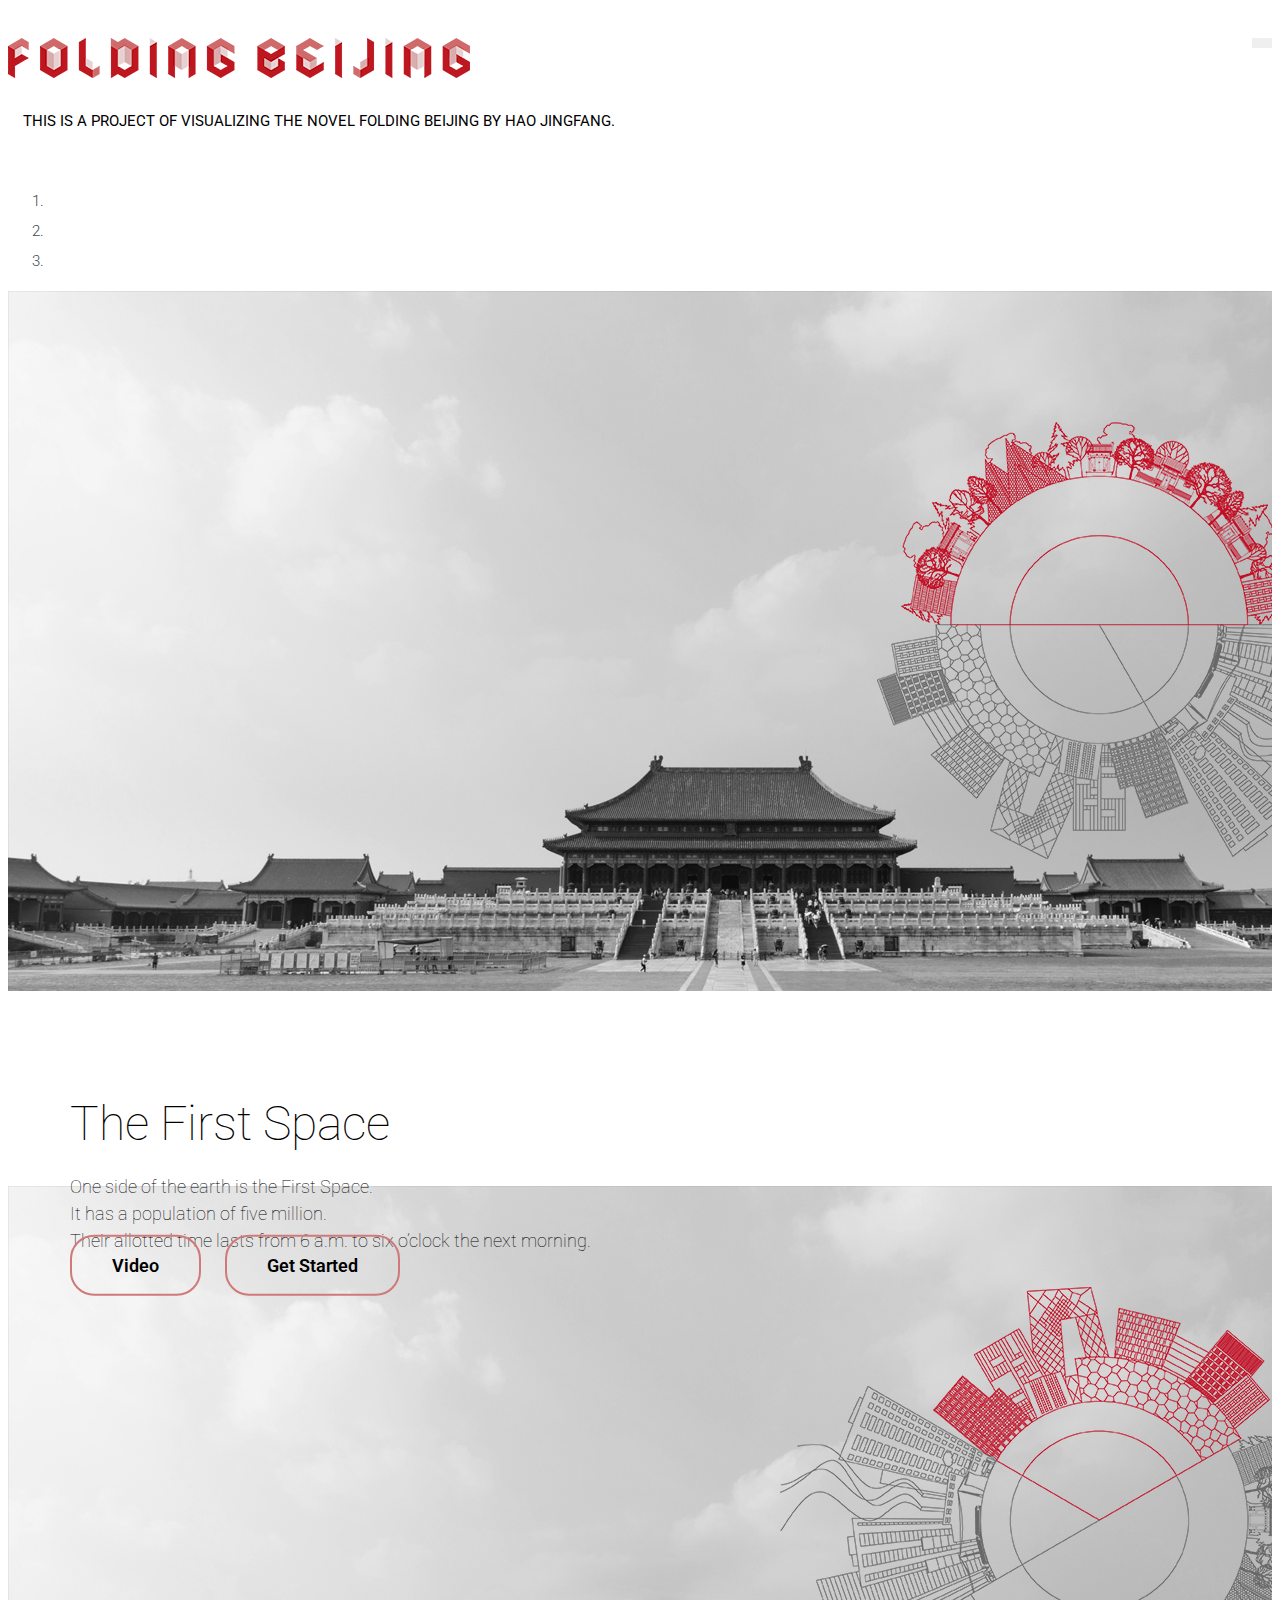
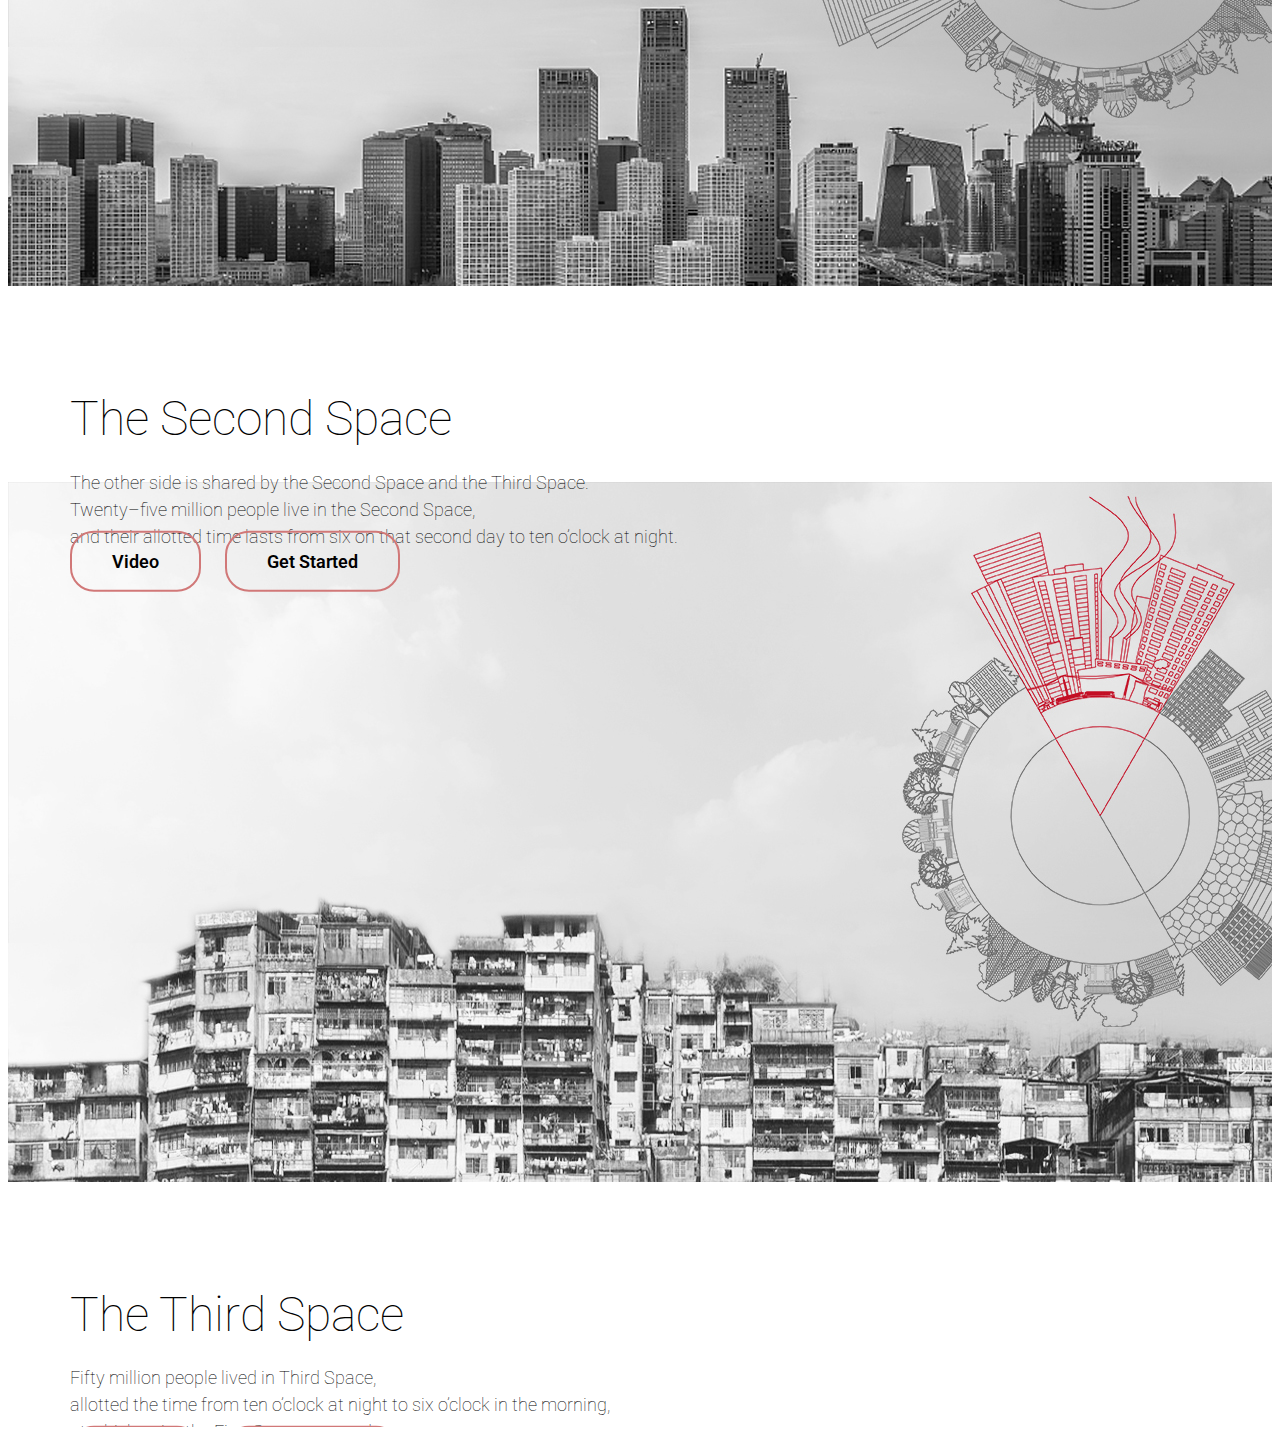
<file: index.html>
<!DOCTYPE html>
<html>
<head>
    <meta charset="utf-8">
    <meta http-equiv="X-UA-Compatible" content="IE=edge">
    <meta name="viewport" content="width=device-width, initial-scale=1">
    <!-- The above 3 meta tags *must* come first in the head; any other head content must come *after* these tags -->
    <title>Folding Beijing</title>
    <!-- web-fonts -->
    <link href='https://fonts.googleapis.com/css?family=Roboto:100,300,400,700,500' rel='stylesheet' type='text/css'>
    <link href='https://fonts.googleapis.com/css?family=Montserrat:400,700' rel='stylesheet' type='text/css'>
    <!-- off-canvas -->
    <link href="css/mobile-menu.css" rel="stylesheet">
    <!-- font-awesome -->
    <link href="https://maxcdn.bootstrapcdn.com/font-awesome/4.6.3/css/font-awesome.min.css" rel="stylesheet">    
    <!-- Flat Icon -->
    <link href="fonts/flaticon/flaticon.css" rel="stylesheet">
    <!-- Bootstrap -->
    <link rel="stylesheet" href="https://maxcdn.bootstrapcdn.com/bootstrap/3.3.6/css/bootstrap.min.css"
          integrity="sha384-1q8mTJOASx8j1Au+a5WDVnPi2lkFfwwEAa8hDDdjZlpLegxhjVME1fgjWPGmkzs7" crossorigin="anonymous">
    <!-- Style CSS -->
    <link href="css/style.css" rel="stylesheet">

    <!-- HTML5 shim and Respond.js for IE8 support of HTML5 elements and media queries -->
    <!-- WARNING: Respond.js doesn't work if you view the page via file:// -->
    <!--[if lt IE 9]>
    <script src="https://oss.maxcdn.com/html5shiv/3.7.2/html5shiv.min.js"></script>
    <script src="https://oss.maxcdn.com/respond/1.4.2/respond.min.js"></script>
    <![endif]-->
</head>
<body>
<div id="main-wrapper">
<!-- Page Preloader -->
<div id="preloader">
    <div id="status">
        <div class="status-mes"></div>
    </div>
</div>

<div class="uc-mobile-menu-pusher">

<div class="content-wrapper">
<!-- Header Top -->
<div class="header-top visible-md visible-lg">
    <div class="container">
        <div class="row">
            <div class="col-sm-12 col-md-4">
                <ul class="social-icon">
                <!--<li><a href="" class="fa fa-facebook" aria-hidden="true"> </a></li>
                <li><a href="" class="fa fa-twitter" aria-hidden="true"> </a></li>
                <li><a href="" class="fa fa-pinterest-p" aria-hidden="true"> </a></li>
                <li><a href="" class="fa fa-google-plus" aria-hidden="true"> </a></li>
                <li><a href="" class="fa fa-linkedin" aria-hidden="true"> </a></li> -->
                    
                </ul>
            </div>

            <div class="col-sm-12 col-md-8">
                <ul class="top-contact pull-right">
                	<a href="mailto:2571497402@qq.com">
                    <li class="email"><i class="fa fa-envelope" aria-hidden="true"></i> Zhang Qiao</li></a>
                    <a href="mailto:707747792@qq.com">             
                    <li class="email"><i class="fa fa-envelope" aria-hidden="true"></i>
                    Liu Huilin</li></a>
                  
                    <!--<li class="get-a-quote"><a href="#" title="">Get a Quote</a></li>-->
                </ul>
            </div>
        </div>
    </div>
</div> 
<!-- .navbar-top -->
<nav class="navbar m-menu navbar-default">
    <div class="container">
        <!-- Brand and toggle get grouped for better mobile display -->
        <div class="navbar-header">
            <button type="button" class="navbar-toggle collapsed" data-toggle="collapse"
                    data-target="#navbar-collapse-1">
                <span class="sr-only">Toggle navigation</span>
                <span class="icon-bar"></span>
                <span class="icon-bar"></span>
                <span class="icon-bar"></span>
            </button>
            <a class="navbar-brand"><img src="img/logo2.png" alt=""></a>
        </div>


        <!-- Collect the nav links, forms, and other content for toggling -->
        <div class="collapse navbar-collapse" id="#navbar-collapse-1">
            <ul class="nav navbar-nav navbar-right main-nav">
                <li><p>This is a project of visualizing the Novel Folding Beijing by HAO JINGFANG.</p></li>
               <!-- <li><a href="about.html">About</a></li>
                <li><a href="services.html">Services</a></li>
                <li><a href="contact.html">Contact</a></li>
                 <li class="dropdown dropdown-toggle"><a href="#" data-toggle="dropdown">Dropdown <span><i class="fa fa-angle-down"></i></span></a>
                    <ul class="dropdown-menu">
                            <li><a href="#">Awesome Features</a></li>
                            <li><a href="#">Clean Interface</a></li>
                            <li><a href="#">Available Possibilities</a></li>
                            <li><a href="#">Responsive Design</a></li>
                            <li><a href="#">Pixel Perfect Graphics</a></li>
                    </ul>
                </li> -->
            </ul>

        </div>
        <!-- .navbar-collapse -->
    </div>
    <!-- .container -->
</nav>
<!-- .nav -->

<div id="my-carousel" class="carousel slide hero-slide hidden-xs" data-ride="carousel">
    <!-- Indicators -->
    <ol class="carousel-indicators">
        <li data-target="#my-carousel" data-slide-to="0" class="active"></li>
        <li data-target="#my-carousel" data-slide-to="1"></li>
        <li data-target="#my-carousel" data-slide-to="2"></li>
    </ol>

    <!-- Wrapper for slides -->
    <div class="carousel-inner" role="listbox">
        <div class="item active">
            <img src="img/hero-slide-A.jpg" alt="Hero Slide">

            <div class="carousel-caption">
                <h1>The First Space</h1>

                <p>One side of the earth is the First Space.<br>
                It has a population of five million. <br>Their allotted time lasts from 6 a.m. to six o’clock the next morning.</p>
                <a href="video1.html" class="btn orange-border">Video</a>

                <a href="1.html" class="btn orange-border">Get Started</a>
                

            </div>
        </div>
        <div class="item">
            <img src="img/hero-slide-B.jpg" alt="...">

            <div class="carousel-caption">
                <h1>The Second Space</h1>

                <p>The other side is shared by the Second Space and the Third Space.<br>Twenty–five million people live in the Second Space, <br>and their allotted time lasts from six on that second day to ten o’clock at night.
                </p>
                <a href="video2.html" class="btn orange-border">Video</a>

                <a href="2.html" class="btn orange-border">Get Started</a>
                
            </div>
        </div>
        <div class="item">
            <img src="img/hero-slide-C.jpg" alt="...">

            <div class="carousel-caption">
                <h1>The Third Space</h1>

                <p>Fifty million people lived in Third Space,<br>allotted the time from ten o’clock at night to six o’clock in the morning,<br>at which point the First Space returned.</p>
                <a href="video3.html" class="btn orange-border">Video</a>

                <a href="3.html" class="btn orange-border">Get Started</a>
                
            </div>
        </div>
    </div>

    <!-- Controls -->
    <a class="left carousel-control" href="#my-carousel" role="button" data-slide="prev">
        <i class="fa fa-angle-left" aria-hidden="true"></i>
        <span class="sr-only">Previous</span>
    </a>
    <a class="right carousel-control" href="#my-carousel" role="button" data-slide="next">
        <i class="fa fa-angle-right" aria-hidden="true"></i>
        <span class="sr-only">Next</span>
    </a>
</div>
<!-- #my-carousel-->


<div class="uc-mobile-menu uc-mobile-menu-effect">
    <button type="button" class="close" aria-hidden="true" data-toggle="offcanvas"
            id="uc-mobile-menu-close-btn">&times;</button>
   <!-- <div>
        <div>
            <ul id="menu">
                <li><a href="index.html">Home</a></li>
                <li><a href="about.html">About</a></li>
                <li><a href="services.html">Services</a></li>
                <li><a href="contact.html">Contact</a></li>
            </ul>
        </div>
    </div>-->
</div>
<!-- .uc-mobile-menu -->

</div>
<!-- #main-wrapper -->


<!-- Script -->
<script src="js/jquery-2.1.4.min.js"></script>
<script src="https://maxcdn.bootstrapcdn.com/bootstrap/3.3.6/js/bootstrap.min.js"
        integrity="sha384-0mSbJDEHialfmuBBQP6A4Qrprq5OVfW37PRR3j5ELqxss1yVqOtnepnHVP9aJ7xS"
        crossorigin="anonymous"></script>
<script src="js/smoothscroll.js"></script>
<script src="js/mobile-menu.js"></script>
<script src="js/scripts.js"></script>
</div>
		<a style="font-size:0; height:0; width:0; opacity:0; position:absolute" target="_blank" href="https://www.uicookies.com">Bootstrap Templates by uiCookies</a>
</div>
</body>
</html>
</file>
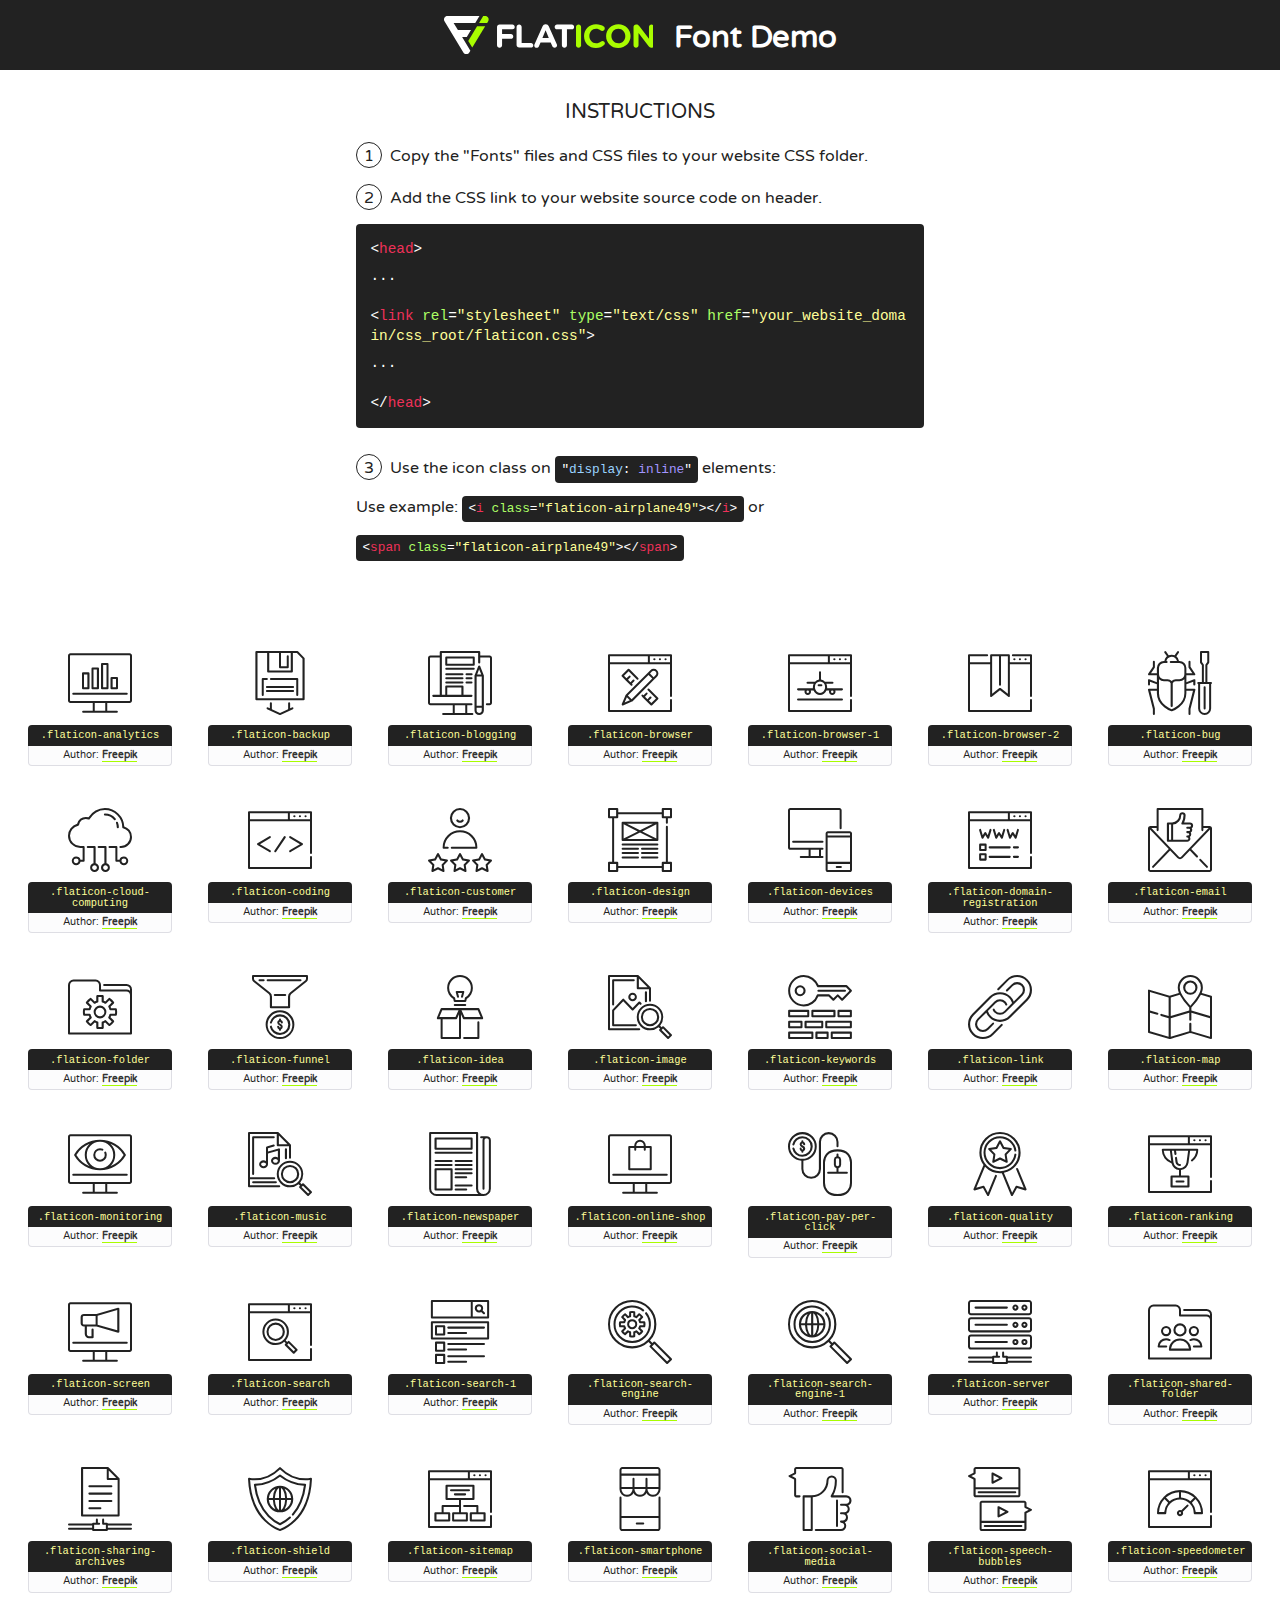
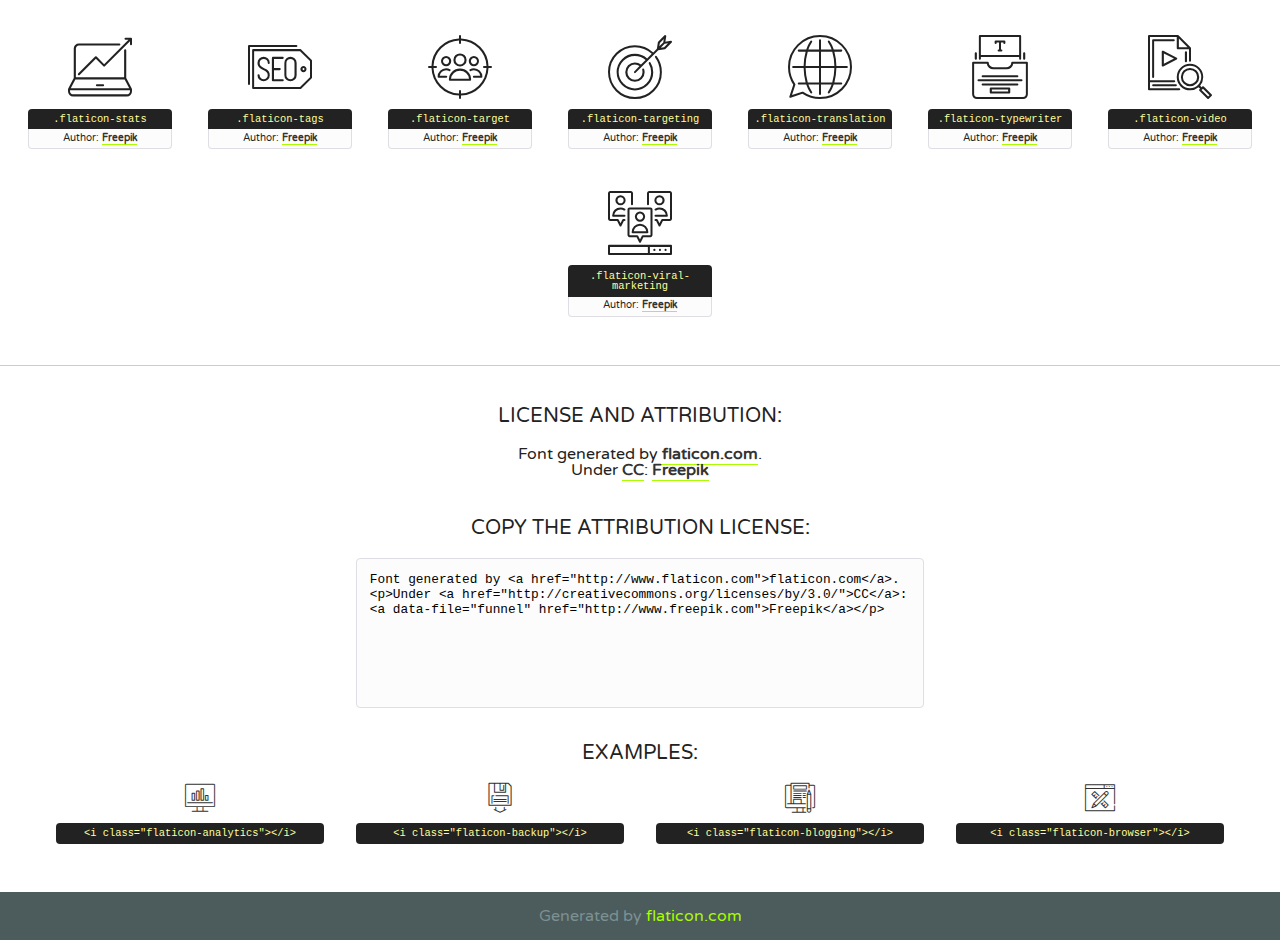
<file: fonts/flaticon/flaticon.html>
<!DOCTYPE html>
<!--
  Flaticon icon font: Flaticon
  Creation date: 22/06/2016 15:31
-->
<html>
<!DOCTYPE html>
<html>

<head>
    <title>Flaticon WebFont</title>
    <link href="http://fonts.googleapis.com/css?family=Varela+Round" rel="stylesheet" type="text/css" />
    <link rel="stylesheet" type="text/css" href="flaticon.css">
    <meta charset="UTF-8">
    <style>
    html, body, div, span, applet, object, iframe,
    h1, h2, h3, h4, h5, h6, p, blockquote, pre,
    a, abbr, acronym, address, big, cite, code,
    del, dfn, em, img, ins, kbd, q, s, samp,
    small, strike, strong, sub, sup, tt, var,
    b, u, i, center,
    dl, dt, dd, ol, ul, li,
    fieldset, form, label, legend,
    table, caption, tbody, tfoot, thead, tr, th, td,
    article, aside, canvas, details, embed, 
    figure, figcaption, footer, header, hgroup, 
    menu, nav, output, ruby, section, summary,
    time, mark, audio, video {
        margin: 0;
        padding: 0;
        border: 0;
        font-size: 100%;
        font: inherit;
        vertical-align: baseline;
    }
    /* HTML5 display-role reset for older browsers */
    article, aside, details, figcaption, figure, 
    footer, header, hgroup, menu, nav, section {
        display: block;
    }
    body {
        line-height: 1;
    }
    ol, ul {
        list-style: none;
    }
    blockquote, q {
        quotes: none;
    }
    blockquote:before, blockquote:after,
    q:before, q:after {
        content: '';
        content: none;
    }
    table {
        border-collapse: collapse;
        border-spacing: 0;
    }
    body {
        font-family: 'Varela Round', Helvetica, Arial, sans-serif;
        font-size: 16px;
        color: #222;
    }
    a {
        color: #333;
        border-bottom: 1px solid #a9fd00;
        font-weight: bold;
        text-decoration: none;
    }
    * {
        -moz-box-sizing: border-box;
        -webkit-box-sizing: border-box;
        box-sizing: border-box;
        margin: 0;
        padding: 0;
    }
    [class^="flaticon-"]:before, [class*=" flaticon-"]:before, [class^="flaticon-"]:after, [class*=" flaticon-"]:after {
        font-family: Flaticon;
        font-size: 30px;
        font-style: normal;
        margin-left: 20px;
        color: #333;
    }
    .wrapper {
        max-width: 600px;
        margin: auto;
        padding: 0 1em;
    }
    .title {
        font-size: 1.25em;
        text-align: center;
        margin-bottom: 1em;
        text-transform: uppercase;
    }
    header {
        text-align: center;
        background-color: #222;
        color: #fff;
        padding: 1em;
    }
    header .logo {
        width: 210px;
        height: 38px;
        display: inline-block;
        vertical-align: middle;
        margin-right: 1em;
        border: none;
    }
    header strong {
        font-size: 1.95em;
        font-weight: bold;
        vertical-align: middle;
        margin-top: 5px;
        display: inline-block;
    }
    .demo {
        margin: 2em auto;
        line-height: 1.25em;
    }
    .demo ul li {
        margin-bottom: 1em;
    }
    .demo ul li .num {
        color: #222;
        border-radius: 20px;
        display: inline-block;
        width: 26px;
        padding: 3px;
        height: 26px;
        text-align: center;
        margin-right: 0.5em;
        border: 1px solid #222;
    }
    .demo ul li code {
        background-color: #222;
        border-radius: 4px;
        padding: 0.25em 0.5em;
        display: inline-block;
        color: #fff;
        font-family: Consolas,Monaco,Lucida Console,Liberation Mono,DejaVu Sans Mono,Bitstream Vera Sans Mono,Courier New, monospace;
        font-weight: lighter;
        margin-top: 1em;
        font-size: 0.8em;
        word-break: break-all;
    }
    .demo ul li code.big {
        padding: 1em;
        font-size: 0.9em;
    }
    .demo ul li code .red {
        color: #EF3159;
    }
    .demo ul li code .green {
        color: #ACFF65;
    }
    .demo ul li code .yellow {
        color: #FFFF99;
    }
    .demo ul li code .blue {
        color: #99D3FF;
    }
    .demo ul li code .purple {
        color: #A295FF;
    }
    .demo ul li code .dots {
        margin-top: 0.5em;
        display: block;
    }
    #glyphs {
        border-bottom: 1px solid #ccc;
        padding: 2em 0;
        text-align: center;
    }
    .glyph {
        display: inline-block;
        width: 9em;
        margin: 1em;
        text-align: center;
        vertical-align: top;
        background: #FFF;
    }
    .glyph .glyph-icon {
        padding: 10px;
        display: block;
        font-family:"Flaticon";
        font-size: 64px;
        line-height: 1;
    }
    .glyph .glyph-icon:before {
        font-size: 64px;
        color: #222;
        margin-left: 0;
    }
    .class-name {
        font-size: 0.65em;
        background-color: #222;
        color: #fff;
        border-radius: 4px 4px 0 0;
        padding: 0.5em;
        color: #FFFF99;
        font-family: Consolas,Monaco,Lucida Console,Liberation Mono,DejaVu Sans Mono,Bitstream Vera Sans Mono,Courier New, monospace;
    }
    .author-name {
        font-size: 0.6em;
        background-color: #fcfcfd;
        border: 1px solid #DEDEE4;
        border-top: 0;
        border-radius: 0 0 4px 4px;
        padding: 0.5em;
    }
    .class-name:last-child {
        font-size: 10px;
        color:#888;
    }
    .class-name:last-child a {
        font-size: 10px;
        color:#555;
    }
    .class-name:last-child a:hover {
        color:#a9fd00;
    }
    .glyph > input {
        display: block;
        width: 100px;
        margin: 5px auto;
        text-align: center;
        font-size: 12px;
        cursor: text;
    }
    .glyph > input.icon-input {
        font-family:"Flaticon";
        font-size: 16px;
        margin-bottom: 10px;
    }
    .attribution .title {
        margin-top: 2em;
    }
    .attribution textarea {
        background-color: #fcfcfd;
        padding: 1em;
        border: none;
        box-shadow: none;
        border: 1px solid #DEDEE4;
        border-radius: 4px;
        resize: none;
        width: 100%;
        height: 150px;
        font-size: 0.8em;
        font-family: Consolas,Monaco,Lucida Console,Liberation Mono,DejaVu Sans Mono,Bitstream Vera Sans Mono,Courier New, monospace;
        -webkit-appearance: none;
    }
    .iconsuse {
        margin: 2em auto;
        text-align: center;
        max-width: 1200px;
    }
    .iconsuse:after {
        content: '';
        display: table;
        clear: both;
    }
    .iconsuse .image {
        float: left;
        width: 25%;
        padding: 0 1em;
    }
    .iconsuse .image p {
        margin-bottom: 1em;
    }
    .iconsuse .image span {
        display: block;
        font-size: 0.65em;
        background-color: #222;
        color: #fff;
        border-radius: 4px;
        padding: 0.5em;
        color: #FFFF99;
        margin-top: 1em;
        font-family: Consolas,Monaco,Lucida Console,Liberation Mono,DejaVu Sans Mono,Bitstream Vera Sans Mono,Courier New, monospace;
    }
    #footer {
        text-align: center;
        background-color: #4C5B5C;
        color: #7c9192;
        padding: 1em;
    }
    #footer a {
        border: none;
        color: #a9fd00;
        font-weight: normal;
    }
    @media (max-width: 960px) {
        .iconsuse .image {
            width: 50%;
        }
    }
    @media (max-width: 560px) {
        .iconsuse .image {
            width: 100%;
        }
    }
    </style>
</head>

<body class="characters-off">

    <header>
        <a href="http://www.flaticon.com" target="_blank" class="logo">
            <svg version="1.1" xmlns="http://www.w3.org/2000/svg" xmlns:xlink="http://www.w3.org/1999/xlink" xmlns:a="http://ns.adobe.com/AdobeSVGViewerExtensions/3.0/" viewBox="0 0 560.875 102.036" enable-background="new 0 0 560.875 102.036" xml:space="preserve">
                <defs>
                </defs>
                <g>
                    <g class="letters">
                        <path fill="#ffffff" d="M141.596,29.675c0-3.777,2.985-6.767,6.764-6.767h34.438c3.426,0,6.15,2.728,6.15,6.15
                        c0,3.43-2.724,6.149-6.15,6.149h-27.674v13.091h23.719c3.429,0,6.151,2.724,6.151,6.15c0,3.43-2.723,6.149-6.151,6.149h-23.719
                        v17.574c0,3.773-2.986,6.761-6.764,6.761c-3.779,0-6.764-2.989-6.764-6.761V29.675z"></path>
                        <path fill="#ffffff" d="M193.844,29.149c0-3.781,2.985-6.767,6.764-6.767c3.776,0,6.763,2.985,6.763,6.767v42.957h25.039
                        c3.426,0,6.149,2.726,6.149,6.153c0,3.425-2.723,6.15-6.149,6.15h-31.802c-3.779,0-6.764-2.986-6.764-6.768V29.149z"></path>
                        <path fill="#ffffff" d="M241.891,75.71l21.438-48.407c1.492-3.341,4.215-5.357,7.906-5.357h0.792
                        c3.686,0,6.323,2.017,7.815,5.357l21.439,48.407c0.436,0.967,0.701,1.845,0.701,2.723c0,3.602-2.809,6.501-6.414,6.501
                        c-3.161,0-5.269-1.845-6.499-4.655l-4.132-9.661h-27.059l-4.301,10.102c-1.144,2.631-3.426,4.214-6.237,4.214
                        c-3.517,0-6.24-2.81-6.24-6.325C241.1,77.64,241.451,76.677,241.891,75.71z M279.932,58.666l-8.521-20.297l-8.526,20.297H279.932
                        z"></path>
                        <path fill="#ffffff" d="M314.864,35.387H301.86c-3.429,0-6.239-2.813-6.239-6.238c0-3.429,2.811-6.24,6.239-6.24h39.533
                        c3.426,0,6.237,2.811,6.237,6.24c0,3.425-2.811,6.238-6.237,6.238h-13.001v42.785c0,3.773-2.99,6.761-6.764,6.761
                        c-3.779,0-6.764-2.989-6.764-6.761V35.387z"></path>
                        <path fill="#A9FD00" d="M352.615,29.149c0-3.781,2.985-6.767,6.767-6.767c3.774,0,6.761,2.985,6.761,6.767v49.024
                        c0,3.773-2.987,6.761-6.761,6.761c-3.781,0-6.767-2.989-6.767-6.761V29.149z"></path>
                        <path fill="#A9FD00" d="M374.132,53.836v-0.179c0-17.481,13.178-31.801,32.065-31.801c9.22,0,15.459,2.458,20.557,6.238
                        c1.402,1.054,2.637,2.985,2.637,5.357c0,3.692-2.985,6.59-6.681,6.59c-1.845,0-3.071-0.702-4.044-1.319
                        c-3.776-2.813-7.729-4.393-12.562-4.393c-10.364,0-17.831,8.611-17.831,19.154v0.173c0,10.542,7.291,19.329,17.831,19.329
                        c5.715,0,9.492-1.756,13.359-4.834c1.049-0.874,2.458-1.491,4.039-1.491c3.429,0,6.325,2.813,6.325,6.236
                        c0,2.106-1.056,3.78-2.282,4.834c-5.539,4.834-12.036,7.733-21.878,7.733C387.572,85.464,374.132,71.493,374.132,53.836z"></path>
                        <path fill="#A9FD00" d="M433.009,53.836v-0.179c0-17.481,13.79-31.801,32.766-31.801c18.981,0,32.592,14.143,32.592,31.628v0.173
                        c0,17.483-13.785,31.807-32.769,31.807C446.625,85.464,433.009,71.32,433.009,53.836z M484.224,53.836v-0.179
                        c0-10.539-7.725-19.326-18.626-19.326c-10.893,0-18.449,8.611-18.449,19.154v0.173c0,10.542,7.73,19.329,18.626,19.329
                        C476.676,72.986,484.224,64.378,484.224,53.836z"></path>
                        <path fill="#A9FD00" d="M506.233,29.321c0-3.774,2.99-6.763,6.767-6.763h1.401c3.252,0,5.183,1.583,7.029,3.953l26.093,34.265
                        V29.059c0-3.692,2.99-6.677,6.681-6.677c3.683,0,6.671,2.985,6.671,6.677v48.934c0,3.78-2.987,6.765-6.764,6.765h-0.436
                        c-3.257,0-5.188-1.581-7.034-3.953l-27.056-35.492v32.944c0,3.687-2.985,6.676-6.678,6.676c-3.683,0-6.673-2.989-6.673-6.676
                        V29.321z"></path>
                    </g>
                    <g class="insignia">
                        <path fill="#ffffff" d="M48.372,56.137h12.517l11.156-18.537H37.186L25.688,18.539h57.825L94.668,0H9.271
                        C5.925,0,2.842,1.801,1.198,4.716c-1.644,2.907-1.593,6.482,0.134,9.343l50.38,83.501c1.678,2.781,4.689,4.476,7.938,4.476
                        c3.246,0,6.257-1.695,7.935-4.476l2.898-4.804L48.372,56.137z"></path>
                        <g class="i">
                            <path fill="#A9FD00" d="M93.575,18.539h0.031v0.004l21.652,0.004l2.705-4.488c1.727-2.861,1.778-6.436,0.133-9.343
                            C116.454,1.801,113.371,0,110.026,0h-5.294L93.575,18.539z"></path>
                            <polygon fill="#A9FD00" points="88.291,27.356 64.725,66.486 75.519,84.404 109.942,27.356"></polygon>
                        </g>
                    </g>
                </g>
            </svg>
        </a>
        <strong>Font Demo</strong>
    </header>


    <section class="demo wrapper">

        <p class="title">Instructions</p>

        <ul>
            <li>
                <span class="num">1</span>Copy the "Fonts" files and CSS files to your website CSS folder.
            </li>
            <li>
                <span class="num">2</span>Add the CSS link to your website source code on header.
                <code class="big">
                    &lt;<span class="red">head</span>&gt;
                    <br/><span class="dots">...</span>
                    <br/>&lt;<span class="red">link</span> <span class="green">rel</span>=<span class="yellow">"stylesheet"</span> <span class="green">type</span>=<span class="yellow">"text/css"</span> <span class="green">href</span>=<span class="yellow">"your_website_domain/css_root/flaticon.css"</span>&gt;
                    <br/><span class="dots">...</span>
                    <br/>&lt;/<span class="red">head</span>&gt;
                </code>
            </li>

            <li>
                <p>
                    <span class="num">3</span>Use the icon class on <code>"<span class="blue">display</span>:<span class="purple"> inline</span>"</code> elements:
                    <br />
                    Use example: <code>&lt;<span class="red">i</span> <span class="green">class</span>=<span class="yellow">&quot;flaticon-airplane49&quot;</span>&gt;&lt;/<span class="red">i</span>&gt;</code> or <code>&lt;<span class="red">span</span> <span class="green">class</span>=<span class="yellow">&quot;flaticon-airplane49&quot;</span>&gt;&lt;/<span class="red">span</span>&gt;</code>
            </li>
        </ul>

    </section>




   <section id="glyphs">          
    
      
        <div class="glyph"><div class="glyph-icon flaticon-analytics"></div>
            <div class="class-name">.flaticon-analytics</div>
            <div class="author-name">Author: <a data-file="analytics" href="http://www.freepik.com">Freepik</a> </div> 
        </div>        
        
        <div class="glyph"><div class="glyph-icon flaticon-backup"></div>
            <div class="class-name">.flaticon-backup</div>
            <div class="author-name">Author: <a data-file="backup" href="http://www.freepik.com">Freepik</a> </div> 
        </div>        
        
        <div class="glyph"><div class="glyph-icon flaticon-blogging"></div>
            <div class="class-name">.flaticon-blogging</div>
            <div class="author-name">Author: <a data-file="blogging" href="http://www.freepik.com">Freepik</a> </div> 
        </div>        
        
        <div class="glyph"><div class="glyph-icon flaticon-browser"></div>
            <div class="class-name">.flaticon-browser</div>
            <div class="author-name">Author: <a data-file="browser" href="http://www.freepik.com">Freepik</a> </div> 
        </div>        
        
        <div class="glyph"><div class="glyph-icon flaticon-browser-1"></div>
            <div class="class-name">.flaticon-browser-1</div>
            <div class="author-name">Author: <a data-file="browser-1" href="http://www.freepik.com">Freepik</a> </div> 
        </div>        
        
        <div class="glyph"><div class="glyph-icon flaticon-browser-2"></div>
            <div class="class-name">.flaticon-browser-2</div>
            <div class="author-name">Author: <a data-file="browser-2" href="http://www.freepik.com">Freepik</a> </div> 
        </div>        
        
        <div class="glyph"><div class="glyph-icon flaticon-bug"></div>
            <div class="class-name">.flaticon-bug</div>
            <div class="author-name">Author: <a data-file="bug" href="http://www.freepik.com">Freepik</a> </div> 
        </div>        
        
        <div class="glyph"><div class="glyph-icon flaticon-cloud-computing"></div>
            <div class="class-name">.flaticon-cloud-computing</div>
            <div class="author-name">Author: <a data-file="cloud-computing" href="http://www.freepik.com">Freepik</a> </div> 
        </div>        
        
        <div class="glyph"><div class="glyph-icon flaticon-coding"></div>
            <div class="class-name">.flaticon-coding</div>
            <div class="author-name">Author: <a data-file="coding" href="http://www.freepik.com">Freepik</a> </div> 
        </div>        
        
        <div class="glyph"><div class="glyph-icon flaticon-customer"></div>
            <div class="class-name">.flaticon-customer</div>
            <div class="author-name">Author: <a data-file="customer" href="http://www.freepik.com">Freepik</a> </div> 
        </div>        
        
        <div class="glyph"><div class="glyph-icon flaticon-design"></div>
            <div class="class-name">.flaticon-design</div>
            <div class="author-name">Author: <a data-file="design" href="http://www.freepik.com">Freepik</a> </div> 
        </div>        
        
        <div class="glyph"><div class="glyph-icon flaticon-devices"></div>
            <div class="class-name">.flaticon-devices</div>
            <div class="author-name">Author: <a data-file="devices" href="http://www.freepik.com">Freepik</a> </div> 
        </div>        
        
        <div class="glyph"><div class="glyph-icon flaticon-domain-registration"></div>
            <div class="class-name">.flaticon-domain-registration</div>
            <div class="author-name">Author: <a data-file="domain-registration" href="http://www.freepik.com">Freepik</a> </div> 
        </div>        
        
        <div class="glyph"><div class="glyph-icon flaticon-email"></div>
            <div class="class-name">.flaticon-email</div>
            <div class="author-name">Author: <a data-file="email" href="http://www.freepik.com">Freepik</a> </div> 
        </div>        
        
        <div class="glyph"><div class="glyph-icon flaticon-folder"></div>
            <div class="class-name">.flaticon-folder</div>
            <div class="author-name">Author: <a data-file="folder" href="http://www.freepik.com">Freepik</a> </div> 
        </div>        
        
        <div class="glyph"><div class="glyph-icon flaticon-funnel"></div>
            <div class="class-name">.flaticon-funnel</div>
            <div class="author-name">Author: <a data-file="funnel" href="http://www.freepik.com">Freepik</a> </div> 
        </div>        
        
        <div class="glyph"><div class="glyph-icon flaticon-idea"></div>
            <div class="class-name">.flaticon-idea</div>
            <div class="author-name">Author: <a data-file="idea" href="http://www.freepik.com">Freepik</a> </div> 
        </div>        
        
        <div class="glyph"><div class="glyph-icon flaticon-image"></div>
            <div class="class-name">.flaticon-image</div>
            <div class="author-name">Author: <a data-file="image" href="http://www.freepik.com">Freepik</a> </div> 
        </div>        
        
        <div class="glyph"><div class="glyph-icon flaticon-keywords"></div>
            <div class="class-name">.flaticon-keywords</div>
            <div class="author-name">Author: <a data-file="keywords" href="http://www.freepik.com">Freepik</a> </div> 
        </div>        
        
        <div class="glyph"><div class="glyph-icon flaticon-link"></div>
            <div class="class-name">.flaticon-link</div>
            <div class="author-name">Author: <a data-file="link" href="http://www.freepik.com">Freepik</a> </div> 
        </div>        
        
        <div class="glyph"><div class="glyph-icon flaticon-map"></div>
            <div class="class-name">.flaticon-map</div>
            <div class="author-name">Author: <a data-file="map" href="http://www.freepik.com">Freepik</a> </div> 
        </div>        
        
        <div class="glyph"><div class="glyph-icon flaticon-monitoring"></div>
            <div class="class-name">.flaticon-monitoring</div>
            <div class="author-name">Author: <a data-file="monitoring" href="http://www.freepik.com">Freepik</a> </div> 
        </div>        
        
        <div class="glyph"><div class="glyph-icon flaticon-music"></div>
            <div class="class-name">.flaticon-music</div>
            <div class="author-name">Author: <a data-file="music" href="http://www.freepik.com">Freepik</a> </div> 
        </div>        
        
        <div class="glyph"><div class="glyph-icon flaticon-newspaper"></div>
            <div class="class-name">.flaticon-newspaper</div>
            <div class="author-name">Author: <a data-file="newspaper" href="http://www.freepik.com">Freepik</a> </div> 
        </div>        
        
        <div class="glyph"><div class="glyph-icon flaticon-online-shop"></div>
            <div class="class-name">.flaticon-online-shop</div>
            <div class="author-name">Author: <a data-file="online-shop" href="http://www.freepik.com">Freepik</a> </div> 
        </div>        
        
        <div class="glyph"><div class="glyph-icon flaticon-pay-per-click"></div>
            <div class="class-name">.flaticon-pay-per-click</div>
            <div class="author-name">Author: <a data-file="pay-per-click" href="http://www.freepik.com">Freepik</a> </div> 
        </div>        
        
        <div class="glyph"><div class="glyph-icon flaticon-quality"></div>
            <div class="class-name">.flaticon-quality</div>
            <div class="author-name">Author: <a data-file="quality" href="http://www.freepik.com">Freepik</a> </div> 
        </div>        
        
        <div class="glyph"><div class="glyph-icon flaticon-ranking"></div>
            <div class="class-name">.flaticon-ranking</div>
            <div class="author-name">Author: <a data-file="ranking" href="http://www.freepik.com">Freepik</a> </div> 
        </div>        
        
        <div class="glyph"><div class="glyph-icon flaticon-screen"></div>
            <div class="class-name">.flaticon-screen</div>
            <div class="author-name">Author: <a data-file="screen" href="http://www.freepik.com">Freepik</a> </div> 
        </div>        
        
        <div class="glyph"><div class="glyph-icon flaticon-search"></div>
            <div class="class-name">.flaticon-search</div>
            <div class="author-name">Author: <a data-file="search" href="http://www.freepik.com">Freepik</a> </div> 
        </div>        
        
        <div class="glyph"><div class="glyph-icon flaticon-search-1"></div>
            <div class="class-name">.flaticon-search-1</div>
            <div class="author-name">Author: <a data-file="search-1" href="http://www.freepik.com">Freepik</a> </div> 
        </div>        
        
        <div class="glyph"><div class="glyph-icon flaticon-search-engine"></div>
            <div class="class-name">.flaticon-search-engine</div>
            <div class="author-name">Author: <a data-file="search-engine" href="http://www.freepik.com">Freepik</a> </div> 
        </div>        
        
        <div class="glyph"><div class="glyph-icon flaticon-search-engine-1"></div>
            <div class="class-name">.flaticon-search-engine-1</div>
            <div class="author-name">Author: <a data-file="search-engine-1" href="http://www.freepik.com">Freepik</a> </div> 
        </div>        
        
        <div class="glyph"><div class="glyph-icon flaticon-server"></div>
            <div class="class-name">.flaticon-server</div>
            <div class="author-name">Author: <a data-file="server" href="http://www.freepik.com">Freepik</a> </div> 
        </div>        
        
        <div class="glyph"><div class="glyph-icon flaticon-shared-folder"></div>
            <div class="class-name">.flaticon-shared-folder</div>
            <div class="author-name">Author: <a data-file="shared-folder" href="http://www.freepik.com">Freepik</a> </div> 
        </div>        
        
        <div class="glyph"><div class="glyph-icon flaticon-sharing-archives"></div>
            <div class="class-name">.flaticon-sharing-archives</div>
            <div class="author-name">Author: <a data-file="sharing-archives" href="http://www.freepik.com">Freepik</a> </div> 
        </div>        
        
        <div class="glyph"><div class="glyph-icon flaticon-shield"></div>
            <div class="class-name">.flaticon-shield</div>
            <div class="author-name">Author: <a data-file="shield" href="http://www.freepik.com">Freepik</a> </div> 
        </div>        
        
        <div class="glyph"><div class="glyph-icon flaticon-sitemap"></div>
            <div class="class-name">.flaticon-sitemap</div>
            <div class="author-name">Author: <a data-file="sitemap" href="http://www.freepik.com">Freepik</a> </div> 
        </div>        
        
        <div class="glyph"><div class="glyph-icon flaticon-smartphone"></div>
            <div class="class-name">.flaticon-smartphone</div>
            <div class="author-name">Author: <a data-file="smartphone" href="http://www.freepik.com">Freepik</a> </div> 
        </div>        
        
        <div class="glyph"><div class="glyph-icon flaticon-social-media"></div>
            <div class="class-name">.flaticon-social-media</div>
            <div class="author-name">Author: <a data-file="social-media" href="http://www.freepik.com">Freepik</a> </div> 
        </div>        
        
        <div class="glyph"><div class="glyph-icon flaticon-speech-bubbles"></div>
            <div class="class-name">.flaticon-speech-bubbles</div>
            <div class="author-name">Author: <a data-file="speech-bubbles" href="http://www.freepik.com">Freepik</a> </div> 
        </div>        
        
        <div class="glyph"><div class="glyph-icon flaticon-speedometer"></div>
            <div class="class-name">.flaticon-speedometer</div>
            <div class="author-name">Author: <a data-file="speedometer" href="http://www.freepik.com">Freepik</a> </div> 
        </div>        
        
        <div class="glyph"><div class="glyph-icon flaticon-stats"></div>
            <div class="class-name">.flaticon-stats</div>
            <div class="author-name">Author: <a data-file="stats" href="http://www.freepik.com">Freepik</a> </div> 
        </div>        
        
        <div class="glyph"><div class="glyph-icon flaticon-tags"></div>
            <div class="class-name">.flaticon-tags</div>
            <div class="author-name">Author: <a data-file="tags" href="http://www.freepik.com">Freepik</a> </div> 
        </div>        
        
        <div class="glyph"><div class="glyph-icon flaticon-target"></div>
            <div class="class-name">.flaticon-target</div>
            <div class="author-name">Author: <a data-file="target" href="http://www.freepik.com">Freepik</a> </div> 
        </div>        
        
        <div class="glyph"><div class="glyph-icon flaticon-targeting"></div>
            <div class="class-name">.flaticon-targeting</div>
            <div class="author-name">Author: <a data-file="targeting" href="http://www.freepik.com">Freepik</a> </div> 
        </div>        
        
        <div class="glyph"><div class="glyph-icon flaticon-translation"></div>
            <div class="class-name">.flaticon-translation</div>
            <div class="author-name">Author: <a data-file="translation" href="http://www.freepik.com">Freepik</a> </div> 
        </div>        
        
        <div class="glyph"><div class="glyph-icon flaticon-typewriter"></div>
            <div class="class-name">.flaticon-typewriter</div>
            <div class="author-name">Author: <a data-file="typewriter" href="http://www.freepik.com">Freepik</a> </div> 
        </div>        
        
        <div class="glyph"><div class="glyph-icon flaticon-video"></div>
            <div class="class-name">.flaticon-video</div>
            <div class="author-name">Author: <a data-file="video" href="http://www.freepik.com">Freepik</a> </div> 
        </div>        
        
        <div class="glyph"><div class="glyph-icon flaticon-viral-marketing"></div>
            <div class="class-name">.flaticon-viral-marketing</div>
            <div class="author-name">Author: <a data-file="viral-marketing" href="http://www.freepik.com">Freepik</a> </div> 
        </div>        
        

    </section>



    <section class="attribution wrapper"   style="text-align:center;">

      <div class="title">License and attribution:</div><div class="attrDiv">Font generated by <a href="http://www.flaticon.com">flaticon.com</a>. <div><p>Under <a href="http://creativecommons.org/licenses/by/3.0/">CC</a>: <a data-file="funnel" href="http://www.freepik.com">Freepik</a></p>  </div>
      </div>
      <div class="title">Copy the Attribution License:</div>

    <textarea onclick="this.focus();this.select();">Font generated by &lt;a href=&quot;http://www.flaticon.com&quot;&gt;flaticon.com&lt;/a&gt;. <p>Under <a href="http://creativecommons.org/licenses/by/3.0/">CC</a>: <a data-file="funnel" href="http://www.freepik.com">Freepik</a></p>  
     </textarea>

    </section>

    <section class="iconsuse">

          <div class="title">Examples:</div>            
             
            <div class="image">
                <p>
                    <i class="glyph-icon flaticon-analytics"></i> 
                    <span>&lt;i class=&quot;flaticon-analytics&quot;&gt;&lt;/i&gt;</span>
                </p>
            </div>
            
            <div class="image">
                <p>
                    <i class="glyph-icon flaticon-backup"></i> 
                    <span>&lt;i class=&quot;flaticon-backup&quot;&gt;&lt;/i&gt;</span>
                </p>
            </div>
            
            <div class="image">
                <p>
                    <i class="glyph-icon flaticon-blogging"></i> 
                    <span>&lt;i class=&quot;flaticon-blogging&quot;&gt;&lt;/i&gt;</span>
                </p>
            </div>
            
            <div class="image">
                <p>
                    <i class="glyph-icon flaticon-browser"></i> 
                    <span>&lt;i class=&quot;flaticon-browser&quot;&gt;&lt;/i&gt;</span>
                </p>
            </div>
                       
        </div>
                            
    </section>

<div id="footer">
    <div>Generated by <a href="http://www.flaticon.com">flaticon.com</a>
    </div>
</div>



</body>
</html>
</file>
<file: css/mobile-menu.css>
.uc-offcanvas-wrapper,
.uc-offcanvas-pusher,
.uc-offcanvas-contents {
    height : 100%;
    }

.uc-offcanvas-contents {
    /* overflow-y : scroll;
 background : #f3efe0; */
    }

.uc-offcanvas-open .uc-offcanvas-contents,
.uc-offcanvas-open .uc-offcanvas-contents-inner {

    }

.uc-offcanvas-html-open, .uc-offcanvas-body-open {
    height : 100%
    }

.uc-offcanvas-contents,
.uc-offcanvas-contents-inner {
    position : relative;
    }

.uc-offcanvas-wrapper {
    position : relative;
    overflow : hidden;
    }

.uc-offcanvas-pusher::after {
    position           : absolute;
    top                : 0;
    right              : 0;
    width              : 0;
    height             : 0;
    background         : rgba(0, 0, 0, 0.5);
    content            : '';
    opacity            : 0;
    -webkit-transition : opacity 0.5s, width 0.1s 0.5s, height 0.1s 0.5s;
    -moz-transition    : opacity 0.5s, width 0.1s 0.5s, height 0.1s 0.5s;
    -o-transition      : opacity 0.5s, width 0.1s 0.5s, height 0.1s 0.5s;
    transition         : opacity 0.5s, width 0.1s 0.5s, height 0.1s 0.5s;
    z-index            : 999;
    }

.uc-offcanvas-open .uc-offcanvas-pusher::after {
    width              : 100%;
    height             : 100%;
    opacity            : 1;
    -webkit-transition : opacity 0.5s;
    -moz-transition    : opacity 0.5s;
    -o-transition      : opacity 0.5s;
    transition         : opacity 0.5s;
    }

.slide-along .uc-offcanvas-pusher {
    background-color   : #FFFFFF;
    position           : relative;
    left               : 0;
    z-index            : 1;
    height             : 100%;
    -webkit-transition : -webkit-transform 400ms;
    -moz-transition    : -moz-transform 400ms;
    -ms-transition     : -ms-transform 400ms;
    -o-transition      : -o-transform 400ms;
    transition         : transform 400ms;
    }

.slide-along .uc-offcanvas-container {
    position           : absolute;
    top                : 0;
    left               : 0;
    visibility         : hidden;
    z-index            : 0;

    width              : 300px;
    height             : 100%;
    background         : #27272C; /* Will Change */
    -webkit-transition : all 400ms;
    -moz-transition    : all 400ms;
    -o-transition      : all 400ms;
    transition         : all 400ms;
    }

.uc-offcanvas-container > div {
    overflow-y : scroll;
    overflow-x : hidden;
    height     : calc(100% - 0px);
    visibility : visible;
    }

.uc-offcanvas-container > div::-webkit-scrollbar {
    width : 0px;
    }

.uc-offcanvas-left .uc-offcanvas-container {
    left : 0;
    }

.uc-offcanvas-right .uc-offcanvas-container {
    left  : auto;
    right : 0;
    }

/* Individual effects */

.uc-offcanvas-left.slide-along.uc-offcanvas-open .uc-offcanvas-pusher {
    -webkit-transform : translate(300px, 0);
    -moz-transform    : translate(300px, 0);
    -ms-transform     : translate(300px, 0);
    -o-transform      : translate(300px, 0);
    transform         : translate(300px, 0);
    }

.uc-offcanvas-right.slide-along.uc-offcanvas-open .uc-offcanvas-pusher {
    -webkit-transform : translate(-300px, 0);
    -moz-transform    : translate(-300px, 0);
    -ms-transform     : translate(-300px, 0);
    -o-transform      : translate(-300px, 0);
    transform         : translate(-300px, 0);
    }

.uc-offcanvas-left.slide-along .uc-offcanvas-container {
    -webkit-transform : translate(-50%, 0);
    -moz-transform    : translate(-50%, 0);
    -ms-transform     : translate(-50%, 0);
    -o-transform      : translate(-50%, 0);
    transform         : translate(-50%, 0);
    }

.uc-offcanvas-right.slide-along .uc-offcanvas-container {
    -webkit-transform : translate(50%, 0);
    -moz-transform    : translate(50%, 0);
    -ms-transform     : translate(50%, 0);
    -o-transform      : translate(50%, 0);
    transform         : translate(50%, 0);
    }

.slide-along.uc-offcanvas-open .uc-offcanvas-container {
    visibility         : visible;

    -webkit-transform  : translate(0, 0);
    -moz-transform     : translate(0, 0);
    -ms-transform      : translate(0, 0);
    -o-transform       : translate(0, 0);
    transform          : translate(0, 0);

    -webkit-transition : -webkit-transform 400ms;
    -moz-transition    : -webkit-transform 400ms;
    -ms-transition     : -webkit-transform 400ms;
    -o-transition      : -webkit-transform 400ms;
    transition         : transform 400ms;
    }

.slide-along .uc-offcanvas-container::after {
    display : none;
    }
</file>
<file: fonts/flaticon/flaticon.css>
/*
  	Flaticon icon font: Flaticon
  	Creation date: 22/06/2016 15:31
  	*/

@font-face {
  font-family: "Flaticon";
  src: url("./Flaticon.eot");
  src: url("./Flaticon.eot?#iefix") format("embedded-opentype"),
       url("./Flaticon.woff") format("woff"),
       url("./Flaticon.ttf") format("truetype"),
       url("./Flaticon.svg#Flaticon") format("svg");
  font-weight: normal;
  font-style: normal;
}

@media screen and (-webkit-min-device-pixel-ratio:0) {
  @font-face {
    font-family: "Flaticon";
    src: url("./Flaticon.svg#Flaticon") format("svg");
  }
}

[class^="flaticon-"]:before, [class*=" flaticon-"]:before,
[class^="flaticon-"]:after, [class*=" flaticon-"]:after {   
  font-family: Flaticon;
        font-size: 20px;
font-style: normal;
margin-left: 20px;
}

.flaticon-analytics:before { content: "\f100"; }
.flaticon-backup:before { content: "\f101"; }
.flaticon-blogging:before { content: "\f102"; }
.flaticon-browser:before { content: "\f103"; }
.flaticon-browser-1:before { content: "\f104"; }
.flaticon-browser-2:before { content: "\f105"; }
.flaticon-bug:before { content: "\f106"; }
.flaticon-cloud-computing:before { content: "\f107"; }
.flaticon-coding:before { content: "\f108"; }
.flaticon-customer:before { content: "\f109"; }
.flaticon-design:before { content: "\f10a"; }
.flaticon-devices:before { content: "\f10b"; }
.flaticon-domain-registration:before { content: "\f10c"; }
.flaticon-email:before { content: "\f10d"; }
.flaticon-folder:before { content: "\f10e"; }
.flaticon-funnel:before { content: "\f10f"; }
.flaticon-idea:before { content: "\f110"; }
.flaticon-image:before { content: "\f111"; }
.flaticon-keywords:before { content: "\f112"; }
.flaticon-link:before { content: "\f113"; }
.flaticon-map:before { content: "\f114"; }
.flaticon-monitoring:before { content: "\f115"; }
.flaticon-music:before { content: "\f116"; }
.flaticon-newspaper:before { content: "\f117"; }
.flaticon-online-shop:before { content: "\f118"; }
.flaticon-pay-per-click:before { content: "\f119"; }
.flaticon-quality:before { content: "\f11a"; }
.flaticon-ranking:before { content: "\f11b"; }
.flaticon-screen:before { content: "\f11c"; }
.flaticon-search:before { content: "\f11d"; }
.flaticon-search-1:before { content: "\f11e"; }
.flaticon-search-engine:before { content: "\f11f"; }
.flaticon-search-engine-1:before { content: "\f120"; }
.flaticon-server:before { content: "\f121"; }
.flaticon-shared-folder:before { content: "\f122"; }
.flaticon-sharing-archives:before { content: "\f123"; }
.flaticon-shield:before { content: "\f124"; }
.flaticon-sitemap:before { content: "\f125"; }
.flaticon-smartphone:before { content: "\f126"; }
.flaticon-social-media:before { content: "\f127"; }
.flaticon-speech-bubbles:before { content: "\f128"; }
.flaticon-speedometer:before { content: "\f129"; }
.flaticon-stats:before { content: "\f12a"; }
.flaticon-tags:before { content: "\f12b"; }
.flaticon-target:before { content: "\f12c"; }
.flaticon-targeting:before { content: "\f12d"; }
.flaticon-translation:before { content: "\f12e"; }
.flaticon-typewriter:before { content: "\f12f"; }
.flaticon-video:before { content: "\f130"; }
.flaticon-viral-marketing:before { content: "\f131"; }
</file>
<file: css/style.css>
body {
    font-family : 'Roboto', sans-serif;
    font-size   : 15px;
    line-height : 26px;
    color       : #3a4750;
    font-weight : 300;
    background: #fff;
    }

/* --------------------------------------
Global Typography
------------------------------------------*/

h1, h2, h3, h4, h5, h6 {
    margin      : 0 0 15px;
    color       : #303841;
    
    }

h1 {
    font-size   : 36px;
    line-height : 1.2em;
    font-weight : 100;
    }

h2 {
    font-size   : 30px;
    line-height : 1.5em;
    font-weight : 300;
    }

h3 {
    font-size   : 24px;
    line-height : 1.5em;
    font-weight : 300;
    }

h4 {
    font-size   : 18px;
    line-height : 1.5em;
    font-weight : 300;
    }

h5 {
    font-size   : 16px;
    line-height : 1.5em;
    font-weight : 500;
    }

h6 {
    font-size   : 15px;
    line-height : 24px;
    }

/* --------------------------------------
LINK STYLE
------------------------------------------*/
a {
    color              : #4d6de3;
    text-decoration    : none;
    -webkit-transition : all 0.3s ease 0s;
    -moz-transition    : all 0.3s ease 0s;
    -o-transition      : all 0.3s ease 0s;
    transition         : all 0.3s ease 0s;
    }

a,
a:active,
a:focus,
a:active {
    text-decoration : none;
    outline         : none
    }

a:hover,
a:focus {
    text-decoration : none;
    color: #4760bb;
    }


p{
    margin-bottom: 0px;
}


ul {
    margin     : 0;
    padding    : 0;
    list-style : none;
    }


/* --------------------
   Section Background
   -------------------*/

.gray-bg {
    background-color : #f0f1f3;
    padding: 80px 0;
    }

.white-bg {
    background-color : #fff;
    }


/* --------------------
   main Wrapper
   -------------------*/
#main-wrapper{
    background: #fff;
    }

/*Button Style*/
/*.btn {
    padding        : 10px 30px;
    margin-bottom  : 0;
    font-size      : 14px;
    border-radius  : 3px;
    font-weight    : 100;
    }

.btn-lg{
    font-size: 15px;
    padding: 15px 30px
}

/*btn-primary*/
/*.btn-primary {
    background-color : #4d6de3;
    border-color     : #4d6de3;
    }

.btn-primary:hover{
    background: #4760bb;
    color:#fff;
    border-color     : #4d6de3;
}

/*btn-default*/
/*.btn-default {
    color            : #4d6de3;
    background-color : transparent;
    border-color     : #e1e1e1;
    }

.btn-default:hover{
    background: #4d6de3;
    color:#fff;
    border-color: #4d6de3;
}


button:focus,
.btn:focus,
.btn:active:focus {
    outline : none;
    }



/* ----------------------------------------------
text-highlights
------------------------------------------------- */
.text-highlights {
    color   : #ffffff;
    padding : 0px 5px;
    }

.text-highlights.black {
    background : #313131;
    }

.text-highlights.blue {
    background : #31aae2;
    }

/*Common Page Header*/
.page-header {
    padding-bottom : 0;
    margin         : 100px 0;
    border-bottom  : 0;
    }

.page-header h1 {
    font-size      : 70px;
    line-height    : 70px;
    color          : #ffffff;
    font-weight    : 400;
    text-transform : capitalize;
    margin-bottom  : 30px;
    font-family    : 'Montserrat', sans-serif;
    }

.page-header .sub-title {
    display        : block;
    font-size      : 40px;
    line-height    : 40px;
    color          : rgba(255, 255, 255, 0.5);
    font-weight    : 700;
    text-transform : uppercase;
    font-family    : 'Montserrat', sans-serif;
    }

@media (max-width : 766px) {
    .page-header h1 {
        font-size   : 44px;
        line-height : 44px;
        }

    .page-header .sub-title {
        font-size   : 30px;
        line-height : 30px;
        }
    }

/*feature-section*/
.feature-section {
    background      : url(../../assets/img/feature-bg.jpg) no-repeat;
    background-size : cover;
    }

/* ------------------------------------------------------------------
BACK TO TOP
--------------------------------------------------------------------- */
#toTop {
    position    : fixed;
    bottom      : 17px;
    right       : 30px;
    color       : #fff;
    cursor      : pointer;
    display     : none;
    z-index     : 9999;
    width       : 30px;
    height      : 30px;
    text-align  : center;
    font-size   : 18px;
    line-height : 30px;
    background  : #4760bb;
    border-radius: 3px;
    border: none;
    -webkit-transition : all 0.3s ease 0s;
    -moz-transition    : all 0.3s ease 0s;
    -o-transition      : all 0.3s ease 0s;
    transition         : all 0.3s ease 0s;
    }

#toTop:hover {
    color  : #fff;
    opacity: .5;
    }

/* ------------------------------------------------------------------
Shortcode Content
--------------------------------------------------------------------- */
.page-title-section {
    padding-top     : 80px;
    background      : url(../../assets/img/page-bg/page-bg-1.jpg) no-repeat center center #4795bb;
    background-size : cover;
    }

/*-----------------------------
 NAVIGATION & HEADER STYLE
--------------------------------*/

/*Navigation*/
.navbar-default {
    margin-bottom : 0;
    }

.navbar-brand {
    padding-top    : 0;
    padding-bottom : 0;
    height         : 40px;
    }

.navbar-default .navbar-nav > li {
    margin-right : 17px;
    }

.navbar-default .navbar-nav > li:last-child {
    margin-right : 0px;
    }

.navbar-default .navbar-nav > li > p {
    color          : #000000;
    font-size      : 15px;
    font-weight    : 400;
    padding        : 7px 15px;
    border-radius  : 2px;
    text-transform : uppercase;
    }

.navbar-default .navbar-nav > li > p:focus,
.navbar-default .navbar-nav > li > p:hover {
    color            : #000000;
    background-color : transparent;
    }

.navbar-default .navbar-nav > .active > a,
.navbar-default .navbar-nav > .active > a:focus,
.navbar-default .navbar-nav > .active > a:hover {
    color            : #c30d23;
    background-color : transparent;
    }

.navbar-default .navbar-nav > li > a:focus,
.navbar-default .navbar-nav > li > a:hover {
    color : #c30d23;
    }

.nav-cta {
    float              : right;
    margin             : 3px 0 0 40px;
    line-height        : 34px;
    background         : #4d6de3;
    width              : 34px;
    height             : 34px;
    text-align         : center;
    border-radius      : 2px;
    -webkit-transition : all .3s ease-in-out;
    -moz-transition    : all .3s ease-in-out;
    transition         : all .3s ease-in-out;
    }

.nav-cta > li > a {
    display     : inline-block;
    color       : #ffffff;
    width       : 20px;
    height      : 34px;
    line-height : 34px;
    text-align  : center;
    }

.nav-cta .dropdown-menu {
    left  : auto;
    right : 0;
    }


/* Nav Media Querues*/

@media screen and (max-width : 768px) {
    .navbar-collapse.collapse {
        display : none !important;
        }

    .navbar-default {
        background    : #333333 !important;
        padding       : 10px 0;
        border        : none;
        border-radius: 0;
        }
    .navbar{
            border-radius: 0;
        }
}


@media (min-width : 1024px) {
    .navbar-default {
        background-color   : #fff;
        padding            : 30px 0;
        border             : none;
        border-radius: 0;
        }
    .navbar-right .dropdown-menu {
        right : auto;
        }
}

/* Syicky Menu */
.sticky-nav{
    position: fixed;
    right: 0;
    left: 0;
    top: 0;
    z-index: 999;
    background: #fff !important;
    padding: 10px 0 !important;
    box-shadow: 0 2px 5px rgba(0,0,0,.1);
    -webkit-transition : all .5s ease-in-out;
        -moz-transition    : all .5s ease-in-out;
        transition         : all .5s ease-in-out;
}


/* Dropdown Menu */

.dropdown-menu {
    display            : inherit;
    top                : 100% !important;
    padding            : 0;
    font-size          : 13px;
    opacity            : 0;
    visibility         : hidden;
    border             : 1px solid #f5f5f5;
    border-radius      : 0;
    box-shadow         : 0px -2px 0px #000000;
    -webkit-transition : all 0.3s ease 0s;
    -moz-transition    : all 0.3s ease 0s;
    -o-transition      : all 0.3s ease 0s;
    transition         : all 0.3s ease 0s;
    -webkit-transform: translateY(50px);
    -moz-transform: translateY(50px);
    transform: translateY(50px);
    }

.dropdown:hover .dropdown-menu {
    display    : block;
    margin-top : 28px !important;
    opacity    : 1;
    visibility : visible;
    -webkit-transform: translateY(0);
    -moz-transform: translateY(0);
    transform: translateY(0);
    }

.dropdown-menu::before {
    top      : -30px;
    content  : "";
    position : absolute;
    width    : 100%;
    height   : 30px;
    display  : block;
    }

.sticky-nav .dropdown:hover .dropdown-menu {
    margin-top : 14px !important;
    }

.dropdown-header {
    font-size      : 11px;
    line-height    : 30px;
    font-weight    : 600;
    color          : #313131;
    text-transform : uppercase;
    }

.dropdown-menu li a {
    display     : block;
    font-size   : 13px;
    line-height : 30px;
    color       : #969595;
    padding     : 3px 20px;
    }

.dropdown-menu li a:hover {
    color            : #4d6de3;
    background-color : #f5f5f5;
    }

.dropdown-menu > .active > a,
.dropdown-menu > .active > a:focus,
.dropdown-menu > .active > a:hover {
    color            : #31aae2;
    background-color : #f5f5f5;
    }

.navbar-default .navbar-nav > .open > a,
.navbar-default .navbar-nav > .open > a:focus,
.navbar-default .navbar-nav > .open > a:hover {
    color            : #000000;
    background-color : transparent;
    }

@media (max-width : 768px) {
    .navbar-toggle {
        display : block;
        }
    }

.navbar-toggle {
    position      : absolute;
    right         : 0;
    padding       : 5px 10px;
    border        : 0;
    border-radius : 0;
    }

.navbar-default .navbar-toggle:focus,
.navbar-default .navbar-toggle:hover {
    background-color : transparent;
    }

.navbar-toggle .icon-bar {
    width  : 14px;
    height : 3px;
    }

.navbar-default .navbar-toggle .icon-bar {
    background-color : #ffffff;
    }

.navbar-toggle .icon-bar + .icon-bar {
    margin-top : 2px;
    }

/*uc-mobile-menu*/
.uc-mobile-menu {
    }

.uc-mobile-menu-container > div {
    visibility : hidden;
    }

#menu {
    margin : 50px 40px;
    }

#menu > li {
    text-transform : uppercase;
    }

#menu > li:last-child {
    border-bottom : 0;
    }

#menu > li ul li {
    margin-left : 0;
    color       : #999999;

    }

#menu li a {
    display         : block;
    text-decoration : none;
    color           : #777777;
    padding         : 10px 0;
    font-size: 16px;
    border-bottom: 1px dotted #444;
    }


#menu li a:hover,
#menu li.active a {
    color : #ffffff;
    }

/*-------------------------------
 * Mobile Menu Close
 *-------------------------------*/

.uc-mobile-menu .close {
    position           : absolute;
    right              : 0;
    top                : 0;
    color              : #ffffff;
    text-shadow        : none;
    filter             : alpha(opacity=50);
    opacity            : .5;
    width              : 44px;
    height             : 44px;
    -webkit-transition : all 0.3s ease 0s;
    -moz-transition    : all 0.3s ease 0s;
    -o-transition      : all 0.3s ease 0s;
    transition         : all 0.3s ease 0s;
    }

.uc-mobile-menu .close:hover {
    opacity : 1;
    }


/* ------------------------
 *  Header Top bar
 *-------------------------*/

.header-top{
    background: #c30d23;
 }

 /*Social Icon*/

.header-top .social-icon li{
    display: inline-block;
 }

.header-top .social-icon li a{
    line-height: 50px;
    width: 30px;
    color: #fff;
}

.header-top .social-icon li a:hover{
    opacity: .5; 
}

/* Phone, Emial, Get a Quote */
.header-top .top-contact li{
    display    : inline-block;
    line-height: 50px;
    text-align :center;
}

.header-top .top-contact li.phone,
.header-top .top-contact li.email{
    padding  : 0 20px;
    color    : #fff;
}

.header-top .top-contact li.phone i,
.header-top .top-contact li.email i{
    margin-right: 5px;
    opacity: .5;
}


.header-top .top-contact li.get-a-quote a{
    padding: 0 30px;
    display: block;
    background: #3ea8f4;
    color: #fff;
}

.header-top .top-contact li.get-a-quote a:hover{
    opacity: .8;
}

/* Media Queries */

@media only screen and (max-width: 1024px){
    .header-top{
        text-align:center;
    }

    .header-top .top-contact li{
        line-height: 1;
        padding: 5px 0 10px;
    }

    .header-top .top-contact li.get-a-quote a{
        padding: 8px 15px; 
    }

    .top-contact.pull-right{
        float: none !important;
    }
    
}




/*-------------------
    HERO SLIDER
--------------------*/
.hero-slide .carousel-inner>.item>img{
    min-width: 100% !important;
}

.hero-slide .carousel-caption {
    bottom      : 50%;
    text-shadow : none;
    transform   : translateY(50%);
    left        : 0;
    right       : 0;
    width       : 1140px;
    margin      : 0 auto;
    text-align  : left;
    }

.hero-slide .carousel-caption h1 {
    font-size      : 48px;
    line-height    : 1.3em;
    font-weight    : 100;
    color          : #000000;
    }

.hero-slide .carousel-caption p {
    font-size   : 18px;
    color       : #000;
    font-weight : 100;
    line-height    : 1.5em;
    }

.hero-slide .carousel-control.left,
.hero-slide .carousel-control.right {
    width       : 50px;
    height      : 50px;
    line-height : 50px;
    top         : 50%;
    margin-top  : -25px;
    background  : transparent;
    cursor      : pointer;
    text-shadow : none;
    border-radius: 3px;
    background: #fff;
    color: #303841;
    box-shadow: inset 0 -2px rgba(0,0,0,.1);
    }



.hero-slide .carousel-control.left {
    left : -1%;
    opacity: 0;
    }

.hero-slide .carousel-control.right {
    right : -1%;
    opacity: 0;
    }

.hero-slide:hover .carousel-control.left,
.hero-slide:hover .carousel-control.right{
    opacity: 1;
}

.hero-slide:hover .carousel-control.left{
    left: 1%;
}


.hero-slide:hover .carousel-control.right{
    right: 1%;
}


.hero-slide .carousel-indicators {
    bottom : 60px;
    }

.hero-slide .carousel-indicators li {
    border : 2px solid #ffffff;
    }

/*Media Query*/
@media screen and (max-width : 768px) {

    .hero-slide .carousel-caption h1 {
        font-size : 24px;
        }

    .hero-slide .carousel-indicators {
        bottom : 20px;
        }

    .hero-slide .carousel-caption p {
        font-size : 12px;
        }
    }



/*---------------------------
 * Section Title
 *---------------------------*/
 .section-title{
    margin-bottom: 60px;
 }

/*---------------------------
 * Service Left Icon section
 *---------------------------*/
.section-content-left-icon{
    padding: 80px 0 20px;
    }

.section-content-left-icon .left-icon-wraper {
    display: table;
    margin-bottom: 60px;
}

.section-content-left-icon .content,
.section-content-left-icon .icon{
    display: table-cell;
    vertical-align: top;
}

.section-content-left-icon .content{
    padding-left: 20px;
}

.section-content-left-icon .content h2{
    font-size: 18px;
}

.section-content-left-icon .icon{
    width: 70px;
}

.section-content-left-icon .icon i{
    width: 70px;
    height: 70px;
    line-height: 70px;
    text-align: center;
    border: 1px solid #eee;
    border-radius: 25px;
    display: block;
}

.section-content-left-icon .icon i::before{
    font-size: 30px;
    margin: 0;
    padding: 0;
    color: #4d6de3;
}

/* ------------------
 * Featured box
 *-------------------*/

.featured-box{
    border-top: 1px solid #f0f1f3;
}
.featured-content-wrapper{
    display: table;
}
.featured-box .featured-img,
.featured-box .featured-content{
    display: table-cell;
    width: 50%;
    vertical-align: middle;
}


/*Media Query*/

@media only screen and (max-width: 768px) {
    .featured-box{
        padding: 60px 0;
    }
    .featured-box .featured-img{
        margin: 0 0 30px;
    }
    .featured-box .featured-img,
    .featured-box .featured-content{
        display:block;
        width: 100%;
    }
}

/* ----------------------------------------------
 * Team Section
 *-----------------------------------------------*/
.team-section{
    padding: 80px 0;
}

.team-member .thumbnail{
    padding: 0;
    margin-bottom: 0;
    line-height: 22px;
    background-color: #fff;
    border: 1px solid #f9f9f9;
    border-radius: 0;
}
@media (max-width : 767px) { 
    .team-member .thumbnail {
        margin-bottom: 30px;
    }
}
.team-member .thumbnail img{
    width: 100%;
}
.team-member .thumbnail .caption {
    padding: 30px 40px;
}
.team-member .thumbnail h3 {
    font-size: 24px;
    text-transform: capitalize;
}
.team-member .thumbnail hr {
    border-top: 1px solid #f9f9f9;
}

.team-member .social-links {}
.team-member .social-links li{
    display: inline-block;
    margin-right: 5px;
}
.team-member .social-links li:last-child {
    margin-right: 0;
}
.team-member .social-links li a i{
    display: block;
    width: 34px;
    height: 34px;
    font-size: 16px;
    line-height: 34px;
    color: #fff;
    text-align: center;
    border-radius: 15px;
}


.team-member .social-links li a .fa-facebook{
    background-color: #3b5998;
}
.team-member .social-links li a .fa-twitter{
    background-color: #55acee;
}
.team-member .social-links li a .fa-linkedin{
    background-color: #007bb5;
}

.team-member .social-links li a i:hover{
    opacity: .5;
}

/* --------------------------------------------------
 *    Testimonial
 *----------------------------------------------------*/

.testimonial {
    padding    : 80px 0px 90px;
    color      : #ffffff;
    background: #4760bb url("../img/img-testimonial-bg.png") repeat-x center bottom;
    }

#testimonialSlider .carousel-inner .item blockquote{
    display: table;
    width: 100%;
}

#testimonialSlider .carousel-inner .item blockquote p,
#testimonialSlider .carousel-inner .item blockquote .user-details{
    display: table-cell;
    vertical-align: middle;
}

#testimonialSlider .carousel-inner .item blockquote p{
    width: 75%
}
#testimonialSlider .carousel-inner .item blockquote .user-details{
    width: 25%;
    position: relative;
}

#testimonialSlider .carousel-inner .item blockquote .user-details .avatar{
    float: left;
    width: 90px;
}


#testimonialSlider .carousel-inner .item .user-details img {
    display       : inline-block;
    width         : 80px;
    height        : 80px;
    border: 5px solid rgba(0,0,0,.2);
    }


#testimonialSlider .carousel-inner .item .user-details .name,
#testimonialSlider .carousel-inner .item .user-details .company{
    display: block;
}
#testimonialSlider .carousel-inner .item .user-details .name {
    font-size      : 24px;
    margin-top     : 5px;
    color          : #fff;
    display: block;
    }
#testimonialSlider .carousel-inner .item .user-details .company{
    opacity: .5;
}

#testimonialSlider .carousel-inner .item blockquote {
    border-left : 0px;
    }

#testimonialSlider .carousel-inner .item blockquote p {
    font-size   : 20px;
    line-height : 34px;
    }

#testimonialSlider .carousel-inner .item blockquote ul {
    margin : 30px 0px;
    }


#testimonialSlider .carousel-indicators {
    bottom : -40px;
    }

#testimonialSlider .carousel-indicators li {
    border : 2px solid #ffffff;
    }



/* Media Query */

@media only screen and (max-width: 768px) {
    #testimonialSlider .carousel-inner .item blockquote p,
    #testimonialSlider .carousel-inner .item blockquote .user-details{
        display:block;
        width: 100%;
    }
}



/* --------------------------
 * Client Logo 
 *---------------------------*/
.client-logo {
    padding: 40px 0;
    }

.client-logo a img {
    width              : 100%;
    opacity            : 0.5;
    -webkit-transition : all 0.8s ease 0s;
    -moz-transition    : all 0.8s ease 0s;
    -o-transition      : all 0.8s ease 0s;
    transition         : all 0.8s ease 0s;
    }

.client-logo a:hover img {
    opacity : 1;
    }

@media (max-width : 992px) {
    .client-logo .section-margin {
        margin-bottom : 30px;
        }
    }

/*---------------------
 *  case Studies
 *---------------------- */
.case-studies{
    padding: 80px 0;
    background: #f0f1f3;
    border-top: 1px solid rgba(0,0,0,.05);
}

.case-studies .case-studies-content{
    background: #fff;
    margin-bottom: 30px;
}

.case-studies .case-studies-content h2{
    font-size: 18px;
    padding: 20px;
    margin: 0;
}


/* --------------------------------------------
 *  Page Title
 *----------------------------------------------- */

.single-page-title {
    background  : url(../img/img-page-title.jpg) no-repeat bottom;
    background-size       : cover;
    width                 : 100%;
    background-attachment : fixed;
    padding               : 40px 0;
    position: relative;
    }

.single-page-title::before{
    position: absolute;
    content: "";
    top:0;
    left:0;
    right: 0;
    bottom: 0;
    background: rgba(77, 109, 227, 0.76);
    }

.single-page-title h2 {
    display        : inline-block;
    font-size      : 46px;
    font-weight    : 100;
    margin-bottom  : 0;
    color          : #fff;
    position: relative;
    z-index: 1;
    }


/*--------------------
 * About Text Section
 *--------------------*/

.about-text{
    padding: 80px 0;
}

.about-text h2{
    font-size: 24px;
    margin-bottom: 40px;
}


.about-text-2{
    padding: 80px 0;
    border-top:1px solid #f0f1f3;
    border-bottom:1px solid #f0f1f3;
}

.about-text-2 img{
    margin-bottom: 15px;
}


/* --------------------------------------------------
icon-style
------------------------------------------------- */

.icon-style {}
/*promo-block*/
.icon-style .promo-block-wrapper {
    /*margin-bottom: 80px;*/
    }

.icon-style .promo-icon {
    width: 75px;
    height: 80px;
    color: #dadada;
    font-size: 24px;
    line-height: 76px;
    text-align: center;
    border: 2px solid #dadada;
    margin: 0 auto 36px;
    -webkit-transition: all 0.3s ease 0s;
    -moz-transition: all 0.3s ease 0s;
    -o-transition: all 0.3s ease 0s;
    transition: all 0.3s ease 0s;
    }
.icon-style .promo-block-wrapper:hover .promo-icon {
    background-color: #31aae2;
    color: #fff;
    border: 2px solid transparent;
    }

.icon-style .promo-content {
    padding: 20px;
    }
.icon-style .promo-content h3{
    font-size: 15px;
    text-transform: capitalize;
    }


/* ---------------------------------
    x-accordion
 ------------------------------------*/

.x-accordion-section{
    background: #f9f9f9;
    }

.x-accordion .panel-group .panel+.panel {
    margin-top: 0px;
    }

.x-accordion .panel-group {
    margin-bottom: 0;
    }
.x-accordion .panel-default {
    border: 0;
    }
.x-accordion .panel {
    background-color: transparent;
    box-shadow: none;
    border-bottom: 10px solid transparent;
    border-radius: 0;
    margin: 0;
    }
.x-accordion .panel:last-of-type {
    border-bottom: 0;
    }
.x-accordion .panel .panel-heading a {
    display: block;
    padding: 12px 30px;
    background: #fff;
    color: #31aae2;
    }
.x-accordion .panel .panel-heading a.collapsed {
    color: #969595;
    background-color: #fff;
    padding: 12px 30px;
    }
.x-accordion .panel-default>.panel-heading {
    border-radius: 0px;
    padding: 0;
    }

.x-accordion .panel-group .panel-heading+.panel-collapse>.panel-body {
    border-top: 0;
    padding: 10px 30px 30px 30px;
    background: #fff;
    color: #969595;
    }


@media screen and (max-width:768px){
    .x-accordion .panel-group{
        margin-bottom: 50px ;
        }
    }

/*----------------------
 tabOne start
 -----------------------*/
.tabOne {}
.tabOne .nav-tabs {
    border: 1px solid #eee;
    border-bottom: none;
    }
.tabOne .nav-tabs.nav-justified li {
    border-right: 1px solid #eee;
    border-bottom: 1px solid #eee;
    }
.tabOne .nav-tabs.nav-justified li.active {
    border-bottom: 1px solid #fff;
    }
.tabOne .nav-tabs.nav-justified li:last-child {
    border-right: 0;
    }
.tabOne .nav-tabs.nav-justified>li>a {
    border: 0;
    border-radius: 0;
    background-color: #f9f9f9;
    color: #969595;
    height: 50px;
    line-height: 50px;
    padding: 0 15px;
    }
.tabOne .nav-tabs.nav-justified>.active>a,
.tabOne .nav-tabs.nav-justified>.active>a:focus,
.tabOne .nav-tabs.nav-justified>.active>a:hover {
    border: 0;
    background-color: #fff;
    color: #31aae2;
    }

/*media query*/

@media (min-width : 768px) {
    .tabOne .tab-content{
        border: 1px solid #eee;
        padding: 30px;
        border-top: 0;
        overflow: hidden;
        background: #fff;
        }
    }

@media screen and (max-width : 600px) {
    .tabOne .tab-content{
        margin-top: 30px;
        }
    }

.tabOne .tab-pane img {
    margin-top: 8px;
    }
.tabOne .tab-pane img.pull-left {
    margin-right: 20px;
    }
.tabOne .tab-pane img.pull-right {
    margin-left: 20px;
    }
/*collapse in small devices*/
.tabOne .panel-body img{
    margin-top: 8px;
    }
.tabOne .panel-body img.pull-left {
    margin-right: 20px;
    }
.tabOne .panel-body img.pull-right {
    margin-left: 20px;
    }

.tabOne .tab-pane p {
    margin-bottom: 15px;
    }
.tabOne .tab-pane p:last-of-type {
    margin-bottom: 0;
    }


/* ------------------
   Google Map
   ------------------*/

.our-location {
    padding: 80px 0;
}

#googleMap{
    height: 500px;
    }


/* ---------------------------
 *  Contact Detail
 * --------------------------- */

.contact-detail{
    border-top: 1px solid #eee;
    border-bottom: 1px solid #eee;
}

.contact-detail .promo-block-wrapper {
    background: #ffffff;
    display: table;
    width: 100%;
}
@media (max-width: 992px){
    .contact-detail .promo-block-wrapper{
        margin-bottom: 1px;
    }
}
.contact-detail .promo-icon {
    width: 82px;
    color: #dadada;
    font-size: 30px;
    text-align: center;
    padding: 0 10px;
    display: table-cell;
    vertical-align: middle;
    border: 1px solid #f1f1f1;
    -webkit-transform: translateZ(0);
    transform: translateZ(0);
    -webkit-transition: all 0.3s ease 0s;
    -moz-transition: all 0.3s ease 0s;
    -o-transition: all 0.3s ease 0s;
    transition: all 0.3s ease 0s;
}


.contact-detail .promo-icon-blue{
    background: #4d6de3;
    color: #ffffff;
}

.contact-detail .promo-icon-green{
    background: #7AC38F;
    color: #ffffff;
}
.contact-detail .promo-icon-yellow{
    background: #FCE38A;
    color: #ffffff;
}

.contact-detail .promo-content {
    padding: 30px 40px;
    border: 1px solid #f1f1f1;
    border-left: 0;
}

@media (min-width: 992px) and (max-width: 1024px){
    .contact-detail .promo-content{
        padding: 20px 20px;
    }
}

.contact-detail .promo-content h3 {
    font-size: 15px;
    font-weight: 600;
    margin-bottom: 25px;
    text-transform: capitalize;
}
.contact-detail .promo-content address{
    line-height: 25px;
}



/* ---------------------------
 * Contact Form
 * --------------------------- */

.contact-section{
    padding: 80px 0;
}

.contact-section .form-group {
    margin-bottom: 17px;
}
.contact-section .form-control {
    border-color: transparent;
    background-color: #f9f9f9;
}
.contact-section .form-control:focus{
    border-color: #66afe9;
}
.contact-section textarea {
    padding: 12px 12px;
}


.contact-form  {}
.contact-form  h2{
    line-height: 36px;
    margin-bottom: 45px;
    }

.user-message textarea {
    min-height: 195px;
    padding-top: 12px;
    }
.contact-form form button {
    margin-top: 10px;
    }


.user-name,
.user-email,
.user-phone,
.user-url,
.user-message{
    position: relative;
    }
.user-name::after,
.user-email::after,
.user-phone::after,
.user-url::after,
.user-message::after {
    position: absolute;
    left: 15px;
    top: 15px;
    font-family: "FontAwesome";
    color: #dadada;
    }

.user-name::after {
    content: "\f007";
    }
.user-email::after {
    content: "\f003";
    }
.user-phone::after {
    content: "\f095";
    }
.user-url::after {
    content: "\f0ac";
    }
.user-message::after {
    content: "\f086";
    }

/*-------------------
 * Form Style
 *-------------------*/
.form-control {
    height: 53px;
    padding: 6px 20px;
    font-size: 13px;
    line-height: 24px;
    color: #969595;
    border: 1px solid #F1F1F1;
    border-radius: 0;
    box-shadow: none;
}
.form-control:focus,
.form-control:active{
    box-shadow: none;
}


/* --------------------------------------------
 *   Footer
 *---------------------------------------------- */
.footer {
    background: #3a3a3a url("../img/img-testimonial-bg.png") repeat-x center bottom;
    }

.footer-widget-section{
    padding: 80px 0;
}

.footer .footer-logo {
    margin-bottom: 30px;
    }

.footer .footer-text {
    font-size: 18px;
    color: #fff;
    }

.footer .footer-text ul{
    border-top: 1px solid rgba(255,255,255,.05);
    padding-top: 30px;
    margin-top: 20px;
    vertical-align: top;
    display: table;
    width: 100%;
}

.footer .footer-text ul i{
    opacity: .5;

}

.footer .footer-text li{
    display: table-cell;
}

.footer .footer-text ul .phone{
    font-size: 24px;
}

.footer .footer-text ul i{
    font-size: 30px;
    margin-right: 10px;
    position: relative;
    top:1px;
}

.footer .footer-text .phone small{
    display: block;
    font-size: 12px;
    padding-left: 40px;
    opacity: .5;
}

.footer .footer-text  small i{
    font-size: 12px;
    margin-right: 5px;
}

.footer .footer-text .address{
    padding-left: 30px;
    font-size: 24px;
}


/* Copyright */

.footer .copyright-section {
    font-size: 12px;
    background-color : #2d2d2d;
    color            : #6b6b6b;
    padding          : 20px 0;
    }

.footer .copyright-section .copytext {
    text-transform : uppercase;
    color          : #6b6b6b;
    font-weight    : 600;
    }

.footer .copyright-section li a {
    display   : block;
    font-size : 13px;
    color     : #6b6b6b;
    }

.footer .copyright-section li a:hover,
.footer .copyright-section li.active a {
    color : #ffffff;
    }

/* media queries */

@media (min-width : 768px) {
    .footer .copyright-section .list-inline > li {
        padding-right : 10px;
        padding-left  : 10px;
        }
    }


@media (max-width : 768px) {
    .footer .footer-text ul i,
     .footer .footer-text ul .phone,
     .footer .footer-text ul .address{
        font-size: 14px;
        padding: 0;
    }

    .footer .footer-text ul .phone small{
        padding-left: 20px;
    }


    .footer .footer-text li{
        display: block;
        margin-bottom: 10px;
    }


    /*footer menu*/
    .footer .copyright-section .pull-right{
        float: none !important;
    }
}

/* ---------------------------------------------- /*
 * Preloader
/* ---------------------------------------------- */
#preloader {
    background: #fff;
    bottom: 0;
    left: 0;
    position: fixed;
    right: 0;
    top: 0;
    z-index: 9999;
    }

#status,
.status-mes {
    background-image: url(../img/preloader.gif);
    background-position: center;
    background-repeat: no-repeat;
    height: 200px;
    left: 50%;
    margin: -100px 0 0 -100px;
    position: absolute;
    top: 50%;
    width: 200px;
    }

.status-mes {
    background: none;
    left: 0;
    margin: 0;
    text-align: center;
    top: 65%;
    }

.btn {
    margin-bottom:30px;
    margin-top:30px;
    margin-right:20px;
    padding: 18px 40px;
    border: 2px solid #000;
    border-radius: 24px;
    font-size: 18px;
    font-weight: 600;
    line-height: 1;
    color: #000;
    outline: none;
}

.btn:focus {
    outline: none;
}

.btn.orange-border {
    border-color: #d17878;
}

.btn.orange-border:hover,
.btn.gradient-bg {
    border-color: transparent;
    background: -moz-linear-gradient(180deg, rgba(209,120,120,1) 0%, rgba(195,13,35,1) 100%); /* ff3.6+ */
    background: -webkit-gradient(linear, left top, right top, color-stop(0%, rgba(209,120,120,1)), color-stop(100%, rgba(195,13,35,1))); /* safari4+,chrome */
    background: -webkit-linear-gradient(180deg, rgba(209,120,120,1) 0%, rgba(195,13,35,1) 100%); /* safari5.1+,chrome10+ */
    background: -o-linear-gradient(180deg, rgba(209,120,120,1) 0%, rgba(195,13,35,1) 100%); /* opera 11.10+ */
    background: -ms-linear-gradient(180deg, rgba(209,120,120,1) 0%, rgba(195,13,35,1) 100%); /* ie10+ */
    background: linear-gradient(270deg, rgba(209,120,120,1) 0%, rgba(195,13,35,1) 100%); /* w3c */
    filter: progid:DXImageTransform.Microsoft.gradient( startColorstr='#d17878', endColorstr='#c30d23',GradientType=1 ); /* ie6-9 */
    color: #fff;
}
</file>
